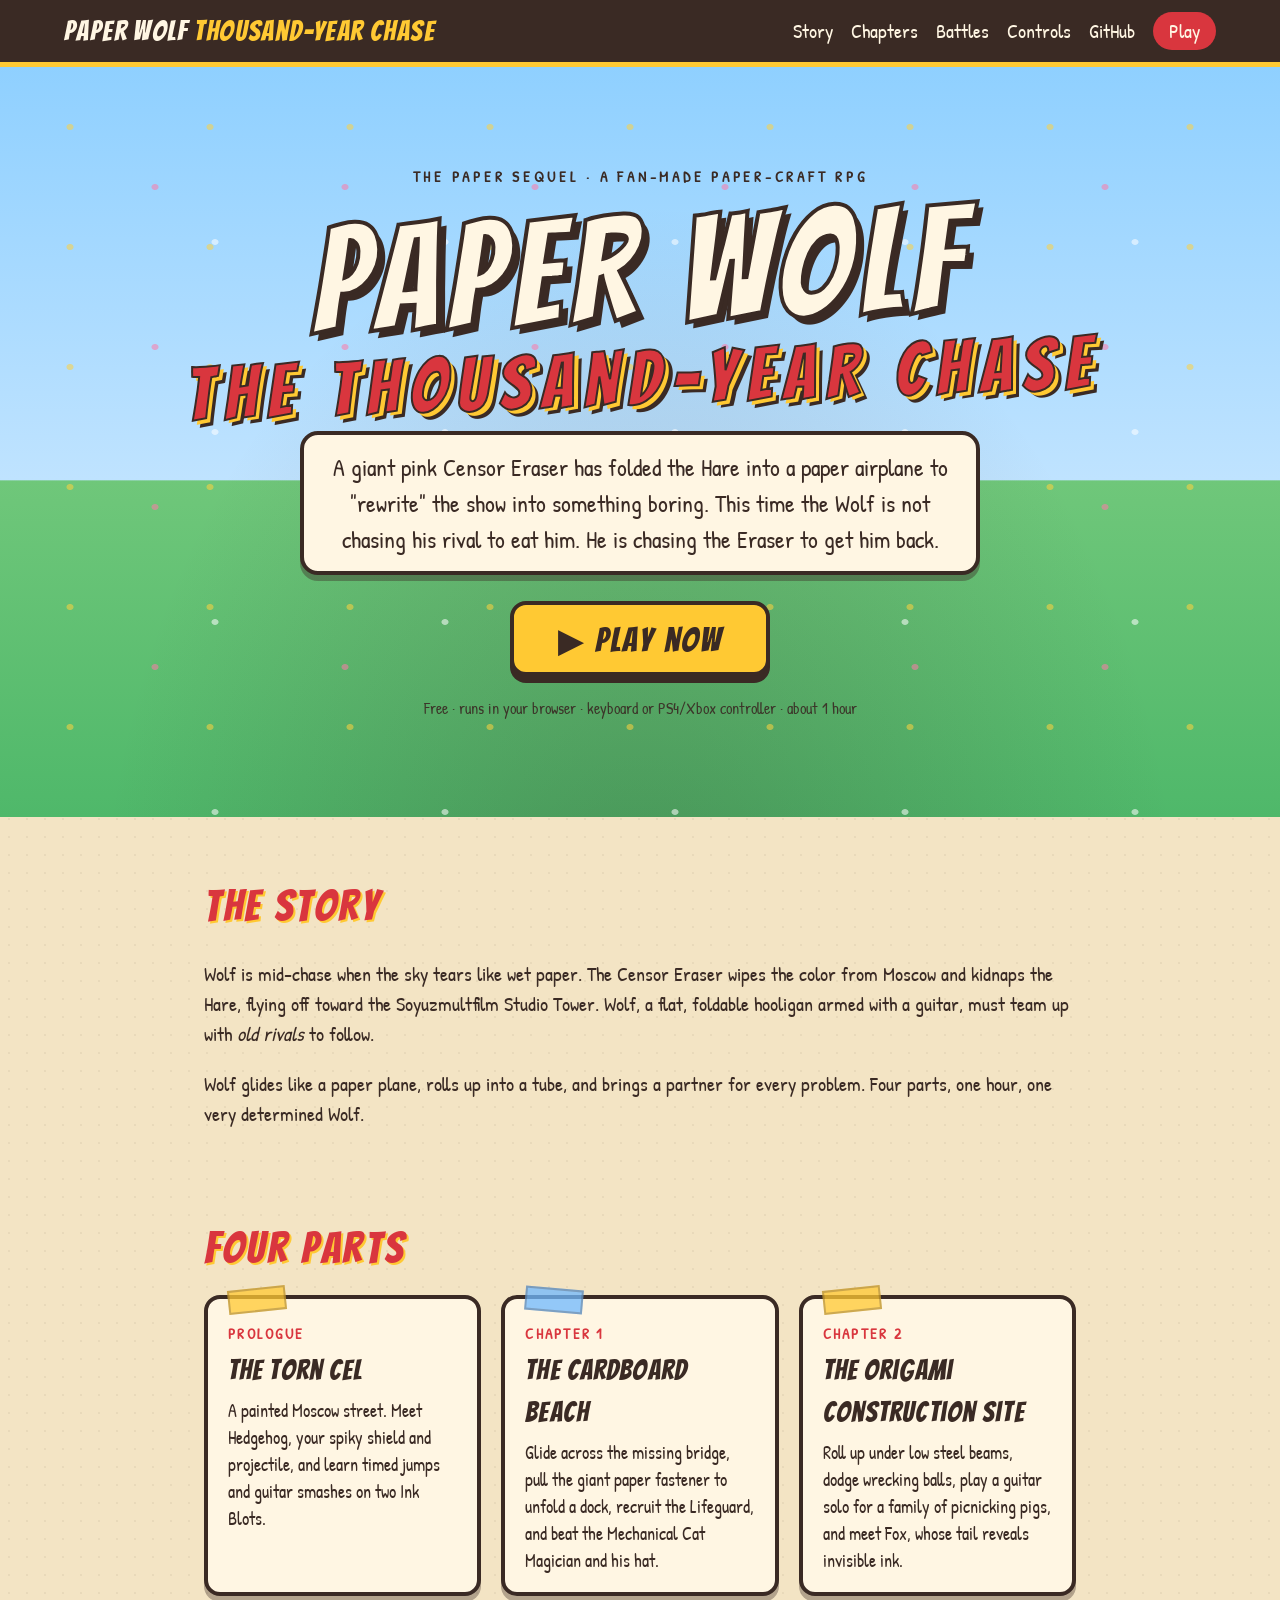
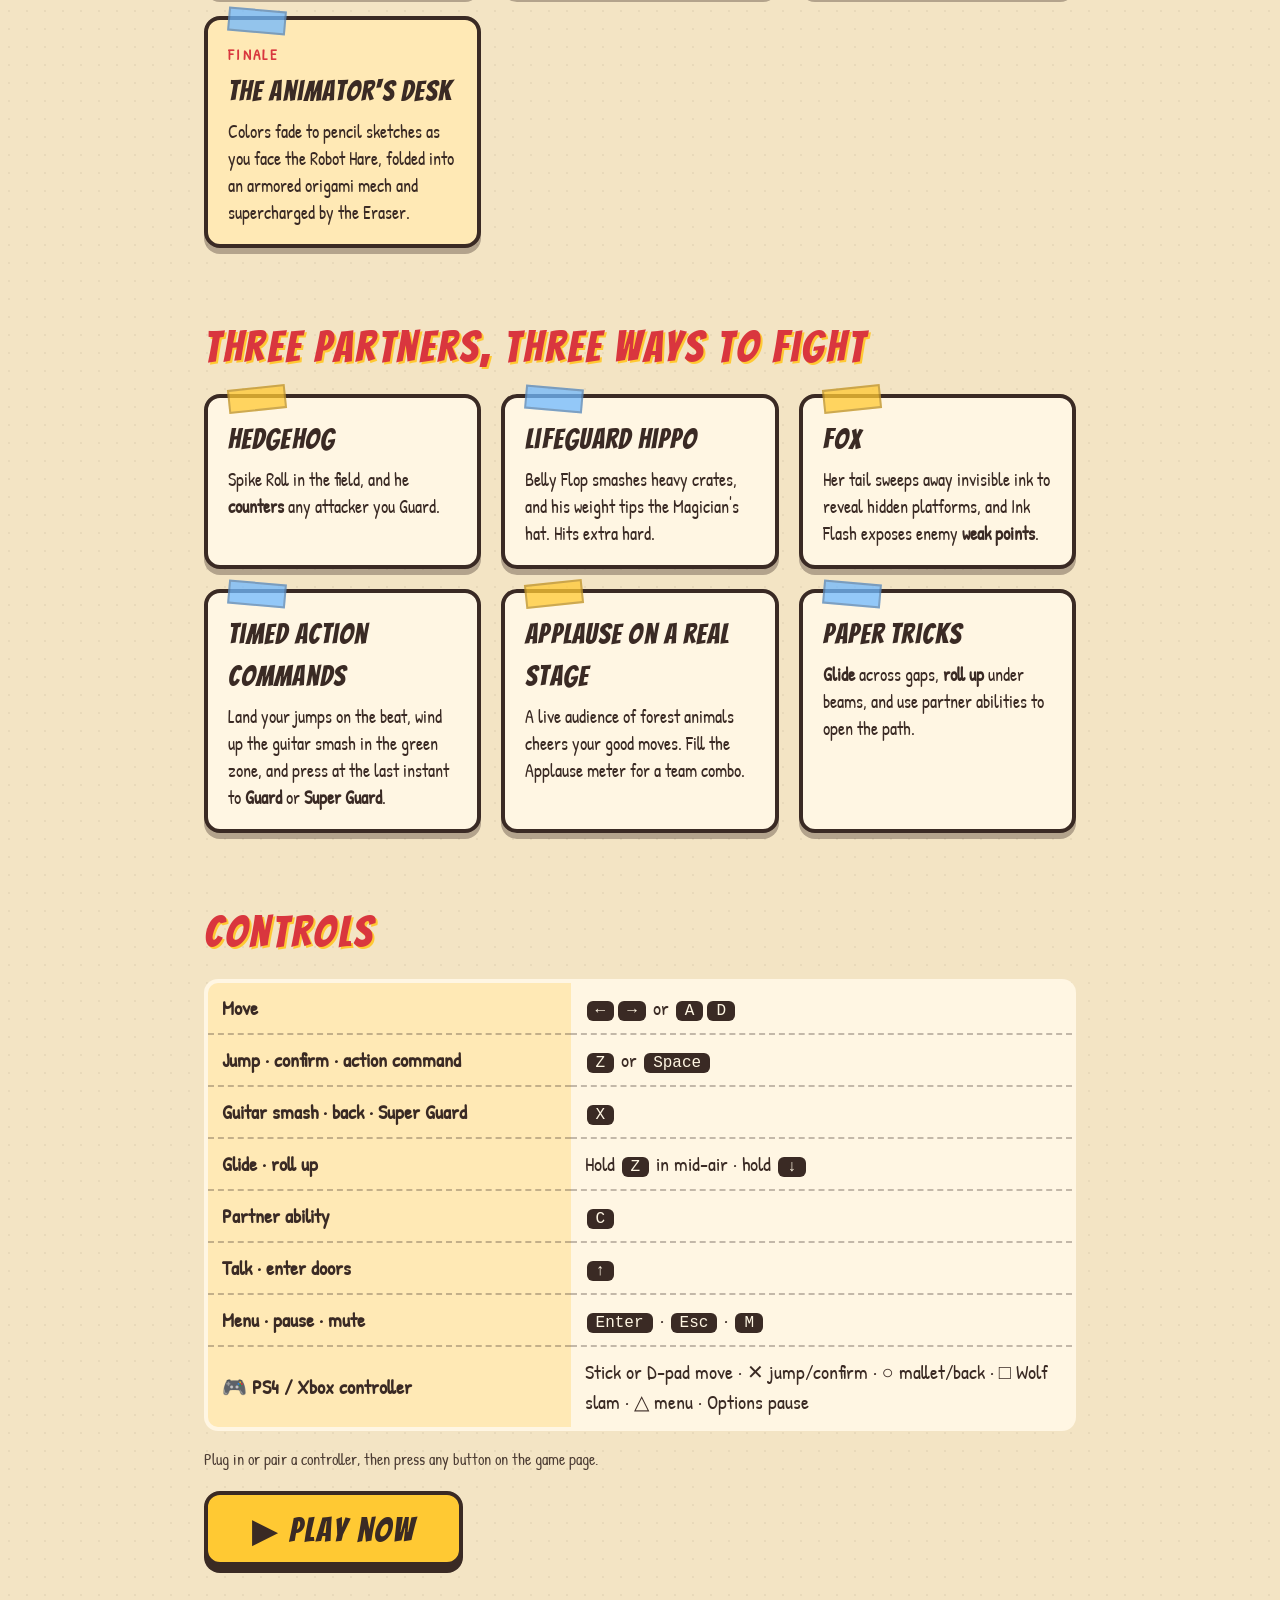
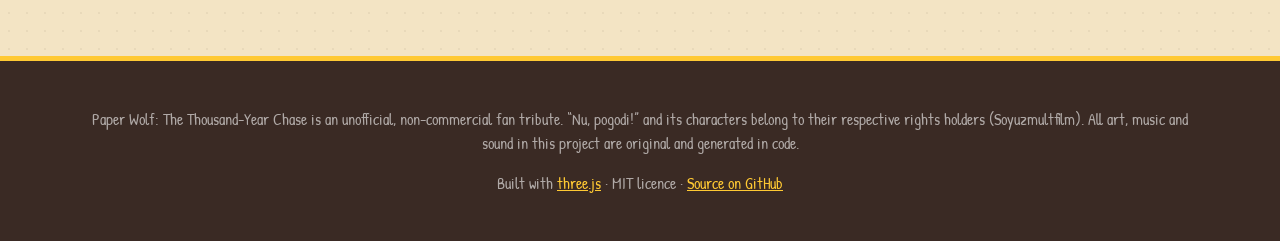
<file: index.html>
<!doctype html>
<html lang="en">
<head>
  <meta charset="utf-8">
  <meta name="viewport" content="width=device-width, initial-scale=1">
  <title>Paper Wolf: The Thousand-Year Chase – a free paper-craft RPG</title>
  <meta name="description" content="Paper Wolf: The Thousand-Year Chase. A free fan-made paper-craft RPG: play the Wolf, team up with Hedgehog, Lifeguard and Fox, and rescue the Hare from the Censor Eraser. About one hour.">
  <meta property="og:title" content="Paper Wolf: The Thousand-Year Chase">
  <meta property="og:description" content="A free paper-craft RPG starring the Hare and the Wolf. Plays in your browser.">
  <meta property="og:type" content="website">
  <link rel="icon" href="favicon.svg" type="image/svg+xml">
  <link rel="preconnect" href="https://fonts.googleapis.com">
  <link href="https://fonts.googleapis.com/css2?family=Bangers&family=Patrick+Hand&display=swap" rel="stylesheet">
  <link rel="stylesheet" href="css/site.css">
</head>
<body>
  <header class="top">
    <a class="brand" href="#top">Paper Wolf <span>Thousand-Year Chase</span></a>
    <nav><a href="#story">Story</a><a href="#chapters">Chapters</a><a href="#battle">Battles</a><a href="#controls">Controls</a>
      <a id="gh-link" href="https://github.com/" rel="noopener">GitHub</a><a class="cta-s" href="play.html">Play</a></nav>
  </header>

  <main id="top">
    <section class="hero">
      <div class="confetti" aria-hidden="true"></div>
      <p class="kicker">The paper sequel · a fan-made paper-craft RPG</p>
      <h1>PAPER WOLF<small>THE THOUSAND-YEAR CHASE</small></h1>
      <p class="lead">A giant pink Censor Eraser has folded the Hare into a paper airplane to "rewrite" the show into something boring. This time the Wolf is not chasing his rival to eat him. He is chasing the Eraser to get him back.</p>
      <p><a class="cta" href="play.html">▶ Play now</a></p>
      <p class="fine">Free · runs in your browser · keyboard or PS4/Xbox controller · about 1 hour</p>
    </section>

    <section id="story" class="wrap">
      <h2>The story</h2>
      <p>Wolf is mid-chase when the sky tears like wet paper. The Censor Eraser wipes the color from Moscow and kidnaps the Hare, flying off toward the Soyuzmultfilm Studio Tower. Wolf, a flat, foldable hooligan armed with a guitar, must team up with <em>old rivals</em> to follow.</p>
      <p>Wolf glides like a paper plane, rolls up into a tube, and brings a partner for every problem. Four parts, one hour, one very determined Wolf.</p>
    </section>

    <section id="chapters" class="wrap">
      <h2>Four parts</h2>
      <div class="grid">
        <article><span>Prologue</span><h3>The Torn Cel</h3><p>A painted Moscow street. Meet Hedgehog, your spiky shield and projectile, and learn timed jumps and guitar smashes on two Ink Blots.</p></article>
        <article><span>Chapter 1</span><h3>The Cardboard Beach</h3><p>Glide across the missing bridge, pull the giant paper fastener to unfold a dock, recruit the Lifeguard, and beat the Mechanical Cat Magician and his hat.</p></article>
        <article><span>Chapter 2</span><h3>The Origami Construction Site</h3><p>Roll up under low steel beams, dodge wrecking balls, play a guitar solo for a family of picnicking pigs, and meet Fox, whose tail reveals invisible ink.</p></article>
        <article class="boss"><span>Finale</span><h3>The Animator's Desk</h3><p>Colors fade to pencil sketches as you face the Robot Hare, folded into an armored origami mech and supercharged by the Eraser.</p></article>
      </div>
    </section>

    <section id="battle" class="wrap">
      <h2>Three partners, three ways to fight</h2>
      <div class="grid">
        <article><h3>Hedgehog</h3><p>Spike Roll in the field, and he <b>counters</b> any attacker you Guard.</p></article>
        <article><h3>Lifeguard Hippo</h3><p>Belly Flop smashes heavy crates, and his weight tips the Magician's hat. Hits extra hard.</p></article>
        <article><h3>Fox</h3><p>Her tail sweeps away invisible ink to reveal hidden platforms, and Ink Flash exposes enemy <b>weak points</b>.</p></article>
        <article><h3>Timed action commands</h3><p>Land your jumps on the beat, wind up the guitar smash in the green zone, and press at the last instant to <b>Guard</b> or <b>Super Guard</b>.</p></article>
        <article><h3>Applause on a real stage</h3><p>A live audience of forest animals cheers your good moves. Fill the Applause meter for a team combo.</p></article>
        <article><h3>Paper tricks</h3><p><b>Glide</b> across gaps, <b>roll up</b> under beams, and use partner abilities to open the path.</p></article>
      </div>
    </section>

    <section id="controls" class="wrap">
      <h2>Controls</h2>
      <table>
        <tr><th>Move</th><td><kbd>←</kbd><kbd>→</kbd> or <kbd>A</kbd><kbd>D</kbd></td></tr>
        <tr><th>Jump · confirm · action command</th><td><kbd>Z</kbd> or <kbd>Space</kbd></td></tr>
        <tr><th>Guitar smash · back · Super Guard</th><td><kbd>X</kbd></td></tr>
        <tr><th>Glide · roll up</th><td>Hold <kbd>Z</kbd> in mid-air · hold <kbd>↓</kbd></td></tr>
        <tr><th>Partner ability</th><td><kbd>C</kbd></td></tr>
        <tr><th>Talk · enter doors</th><td><kbd>↑</kbd></td></tr>
        <tr><th>Menu · pause · mute</th><td><kbd>Enter</kbd> · <kbd>Esc</kbd> · <kbd>M</kbd></td></tr>
        <tr><th>🎮 PS4 / Xbox controller</th><td>Stick or D-pad move · ✕ jump/confirm · ○ mallet/back · □ Wolf slam · △ menu · Options pause</td></tr>
      </table>
      <p class="fine">Plug in or pair a controller, then press any button on the game page.</p>
      <p><a class="cta" href="play.html">▶ Play now</a></p>
    </section>
  </main>

  <footer>
    <p>Paper Wolf: The Thousand-Year Chase is an unofficial, non-commercial fan tribute. “Nu, pogodi!” and its characters belong to their respective rights holders (Soyuzmultfilm). All art, music and sound in this project are original and generated in code.</p>
    <p>Built with <a href="https://threejs.org" rel="noopener">three.js</a> · MIT licence · <a id="gh-link2" href="https://github.com/" rel="noopener">Source on GitHub</a></p>
  </footer>
  <script>
    (function () {
      var h = location.hostname, m = h.match(/^([^.]+)\.github\.io$/); if (!m) return;
      var repo = location.pathname.split('/').filter(Boolean)[0], url = 'https://github.com/' + m[1] + (repo ? '/' + repo : '');
      ['gh-link', 'gh-link2'].forEach(function (id) { var a = document.getElementById(id); if (a) a.href = url; });
    })();
  </script>
</body>
</html>
</file>
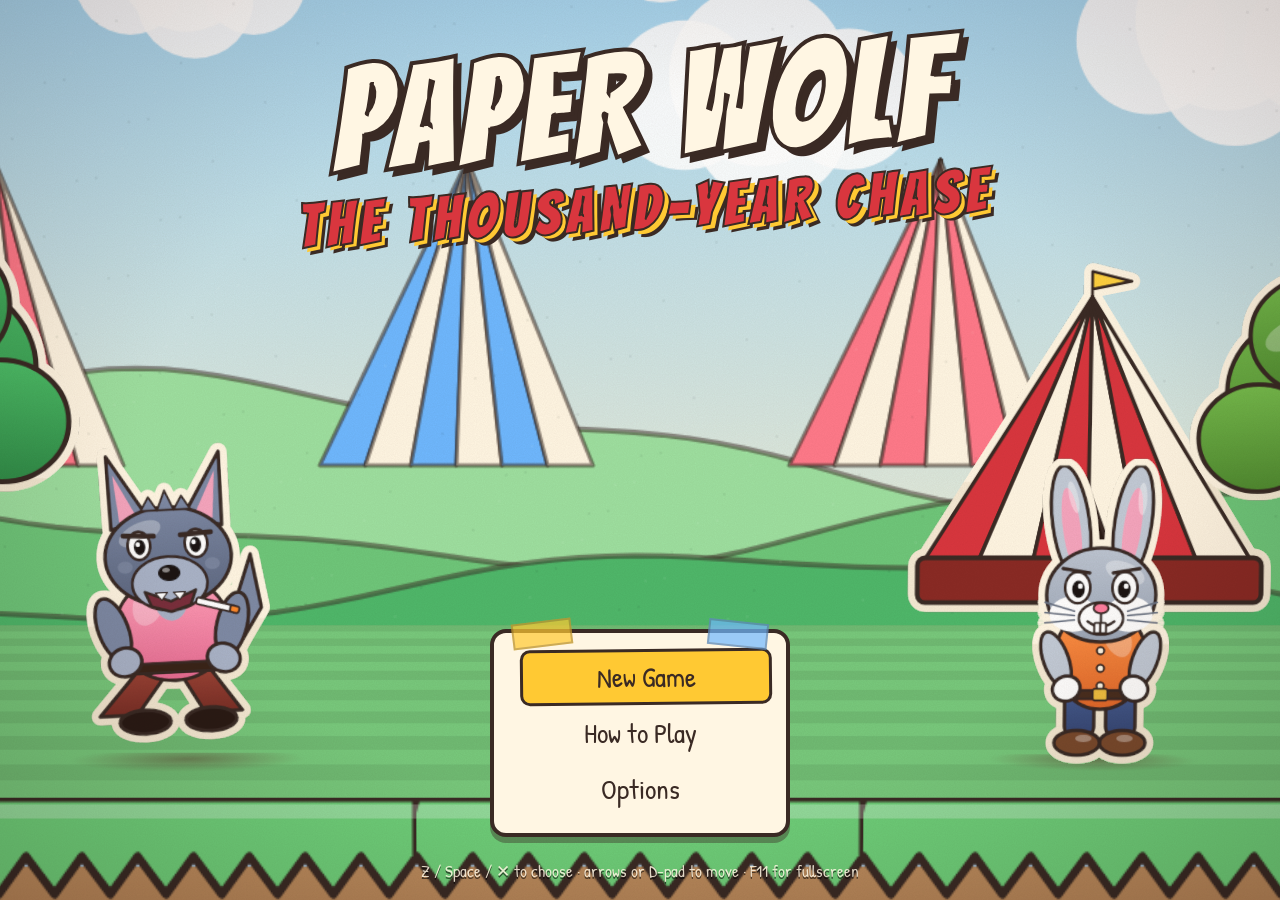
<file: play.html>
<!doctype html>
<html lang="en">
<head>
  <meta charset="utf-8">
  <meta name="viewport" content="width=device-width, initial-scale=1, maximum-scale=1, user-scalable=no">
  <title>Play – Paper Wolf: The Thousand-Year Chase</title>
  <meta name="description" content="Paper Wolf: The Thousand-Year Chase, a free fan-made paper-craft RPG starring the Wolf.">
  <link rel="icon" href="favicon.svg" type="image/svg+xml">
  <link rel="preconnect" href="https://fonts.googleapis.com">
  <link href="https://fonts.googleapis.com/css2?family=Bangers&family=Patrick+Hand&display=swap" rel="stylesheet">
  <link rel="stylesheet" href="css/game.css">
  <script type="importmap">{ "imports": { "three": "./vendor/three.module.js" } }</script>
</head>
<body>
  <canvas id="c"></canvas>
  <div id="grain"></div>
  <div id="hud" class="hidden"></div>
  <div id="banner" class="hidden"></div>
  <div id="toast" class="hidden"></div>
  <div id="prompt" class="hidden"></div>
  <div id="dialog" class="hidden"><div id="d-name"></div><canvas id="d-face" width="132" height="132"></canvas><div id="d-text"></div><div id="d-next">▼</div></div>
  <div id="menu" class="hidden"></div>
  <div id="battle-ui" class="hidden"></div>
  <div id="iris"></div>
  <div id="title" class="hidden"></div>
  <div id="fatal" class="hidden"><div><h2>The game could not start</h2><p id="fatal-msg"></p></div></div>
  <script>
    (function () {
      var box = document.getElementById('fatal'), msg = document.getElementById('fatal-msg');
      function show(t) { msg.innerHTML = t; box.classList.remove('hidden'); }
      if (location.protocol === 'file:') { show('Browsers block game scripts when a page is opened straight from a folder.<br><br><b>Fix:</b> double-click <code>PLAY.bat</code> (it starts a tiny local server), or play online.'); return; }
      addEventListener('unhandledrejection', function (e) { show('Something went wrong: ' + ((e.reason && (e.reason.stack || e.reason.message)) || e.reason) + '<br>Try reloading, or use Chrome, Edge or Firefox.'); });
      addEventListener('error', function (e) { show('Something went wrong: ' + (e.message || 'script error') + '<br>Try Chrome, Edge or Firefox with WebGL enabled.'); });
      setTimeout(function () { if (!window.__pq) show('The game is taking too long to load. Check your connection and reload.'); }, 9000);
    })();
  </script>
  <script type="module" src="js/main.js"></script>
</body>
</html>
</file>
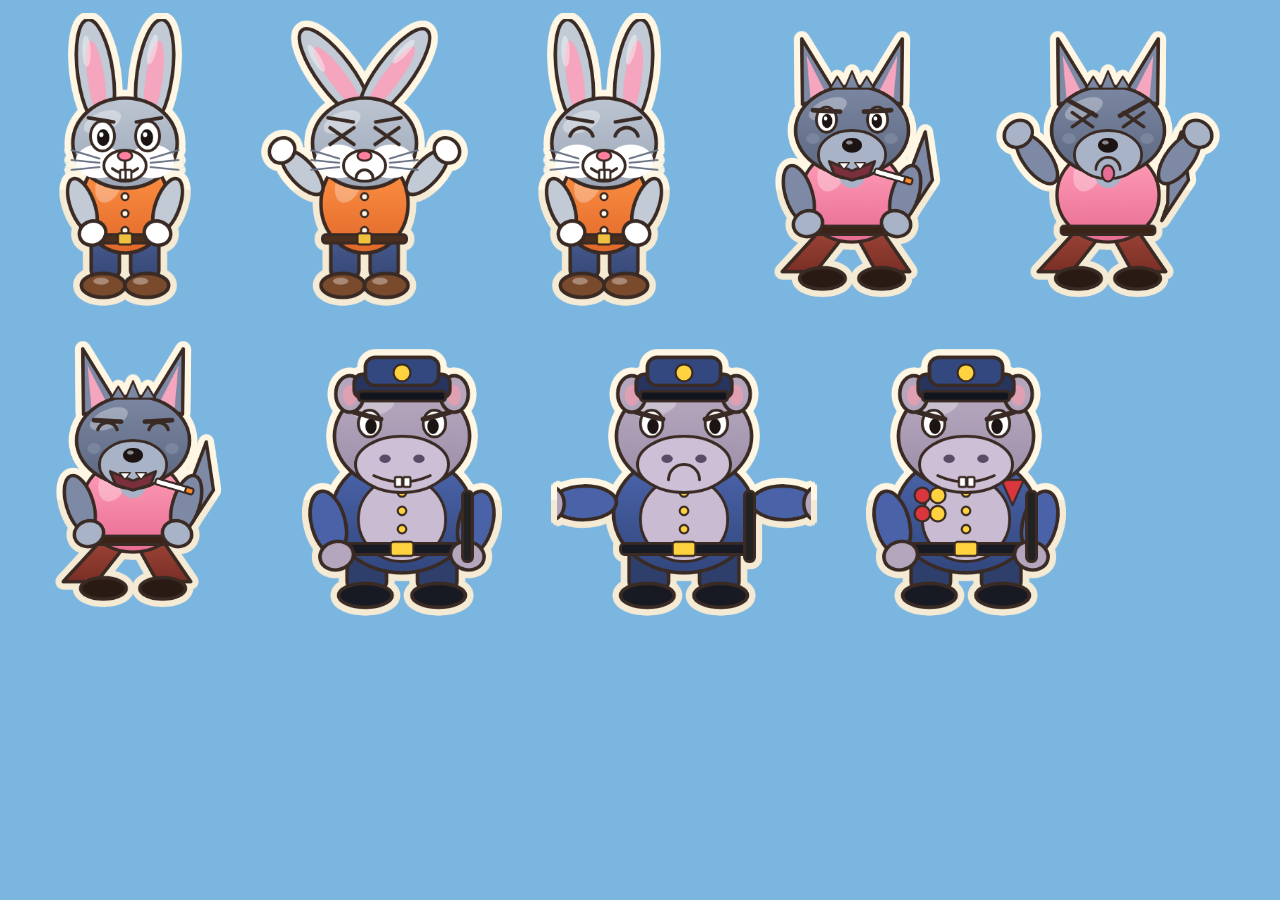
<file: tests/art.html>
<!doctype html><meta charset="utf-8"><title>art</title>
<style>body{margin:0;background:#7bb6e0;font:12px sans-serif;display:flex;flex-wrap:wrap;gap:10px;padding:10px;align-items:flex-end}canvas{height:var(--h,230px);width:auto;background:transparent}</style>
<script type="module">
import * as A from '../js/art.js';
const g = new URLSearchParams(location.search).get('g') || '1';
const sets = {
  1: [A.drawHare(), A.drawHare('hurt'), A.drawHare('happy'), A.drawWolf(), A.drawWolf('hurt'), A.drawWolf('happy'), A.drawHippo(), A.drawHippo('hurt'), A.drawHippo('normal', true)],
  2: [A.drawPigeon(), A.drawPigeon('normal', 1), A.drawBee(), A.drawBee('normal', 1), A.drawMushroom(), A.drawMushroom('hurt'), A.drawRobotHare(), A.drawRobotHare('hurt'), A.drawOwl(), A.drawMole()],
  3: [A.drawBear(), A.drawBear('hurt'), A.drawWitch(), A.drawWitch('hurt'), A.drawMegaRobot(), A.drawMegaRobot('hurt')],
  4: [A.drawCoin(), A.drawCarrot(), A.drawBlock('q'), A.drawBlock('brick'), A.drawBlock('crack'), A.drawBlock('save'), A.drawBlock('used'), A.drawHeart(), A.drawTree(0), A.drawTree(2), A.drawBush(), A.drawHouse(), A.drawTent(), A.drawFerris(), A.drawFence(), A.drawSign('Hi'), A.drawDoor(), A.drawWell(), A.drawMushroomProp(), A.drawBalloonProp(), A.drawAudience(0), A.drawAudience(1), A.drawAudience(2), A.drawAudience(3)],
  5: ['park', 'forest', 'circus', 'dacha', 'library'].map((k) => A.drawBackdrop(k)),
};
document.documentElement.style.setProperty('--h', g === '3' ? '340px' : g === '4' ? '190px' : g === '5' ? '230px' : '300px');
(sets[g] || []).forEach((c) => { if (g === '5') c.style.height = '240px'; document.body.append(c); });
</script>
</file>
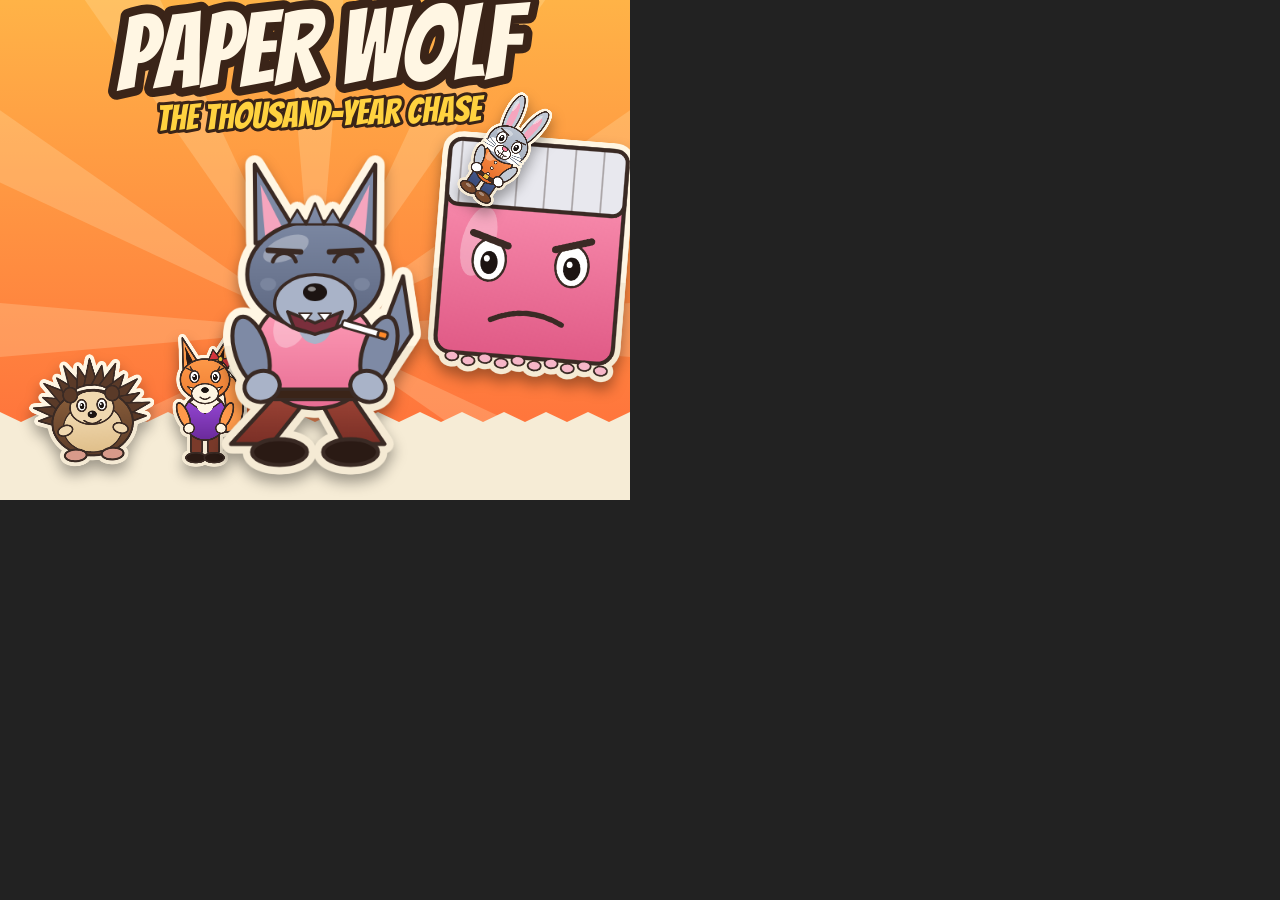
<file: tests/cover.html>
<!doctype html><meta charset=utf-8>
<link href="https://fonts.googleapis.com/css2?family=Bangers&display=swap" rel="stylesheet">
<style>html,body{margin:0;background:#222}canvas{display:block}</style>
<canvas id=c width=630 height=500></canvas>
<script type=module>
import * as A from '../js/art.js';
await document.fonts.load('80px Bangers'); await new Promise(r=>setTimeout(r,300));
const c=document.getElementById('c'),g=c.getContext('2d');
// warm sunburst background
const bg=g.createLinearGradient(0,0,0,500); bg.addColorStop(0,'#ffb347'); bg.addColorStop(1,'#ff6a3a'); g.fillStyle=bg; g.fillRect(0,0,630,500);
g.save(); g.translate(315,330); for(let i=0;i<24;i++){g.rotate(Math.PI/12); g.fillStyle=i%2?'rgba(255,240,200,.22)':'rgba(255,240,200,0)'; g.beginPath(); g.moveTo(0,0); g.lineTo(700,-60); g.lineTo(700,60); g.fill();} g.restore();
// torn-paper desk strip
g.fillStyle='#f6ecd6'; g.beginPath(); g.moveTo(0,420); for(let x=0;x<=630;x+=21) g.lineTo(x,412+((x/21)%2?10:0)); g.lineTo(630,500); g.lineTo(0,500); g.fill();
const put=(cv,x,y,h,rot=0,flip=false)=>{const s=h/cv.height; g.save(); g.translate(x,y); g.rotate(rot); if(flip) g.scale(-1,1); g.shadowColor='rgba(0,0,0,.35)'; g.shadowBlur=14; g.shadowOffsetY=8; g.drawImage(cv,-cv.width*s/2,-cv.height*s,cv.width*s,h); g.restore();};
put(A.drawEraser(),520,395,300,0.08);
put(A.drawHedgehog(),95,470,120,-0.05);
put(A.drawFox(),205,470,150);
put(A.drawLifeguard(),570,480,0);
put(A.drawWolf('happy'),315,490,360);
put(A.drawHare(),470,200,120,0.6,false);
// title
g.textAlign='center'; g.lineJoin='round';
const t=(s,y,sz,fill)=>{g.font=`${sz}px Bangers`; g.lineWidth=sz/6; g.strokeStyle='#3a2418'; g.strokeText(s,315,y); g.fillStyle=fill; g.fillText(s,315,y);};
g.save(); g.rotate(-0.03); g.translate(0,6); t('PAPER WOLF',88,104,'#fff6e3'); t('THE THOUSAND-YEAR CHASE',130,36,'#ffd23f'); g.restore();
document.title='done';
</script>
</file>
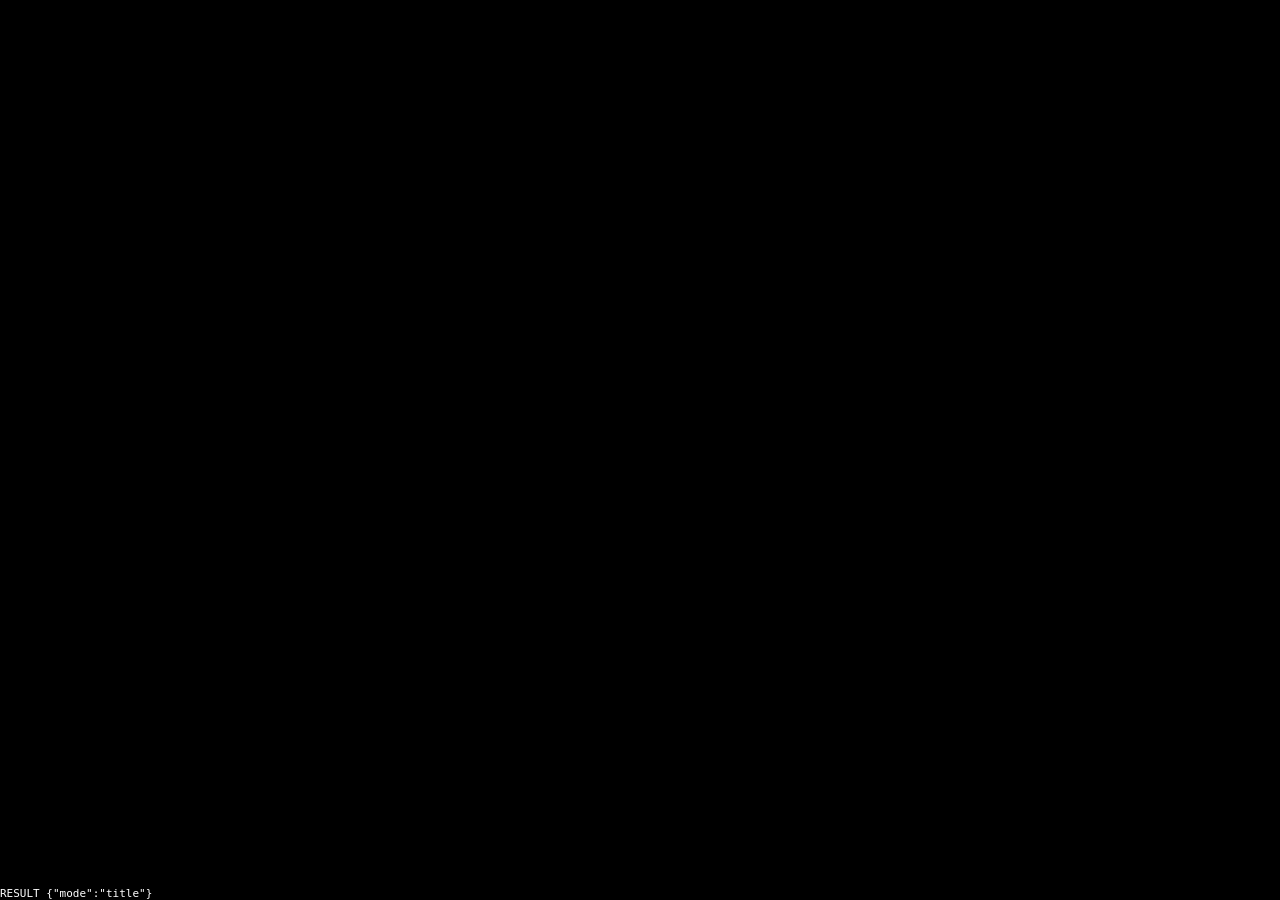
<file: tests/driver.html>
<!doctype html>
<html lang="en">
<head>
  <meta charset="utf-8">
  <meta name="viewport" content="width=device-width, initial-scale=1, maximum-scale=1, user-scalable=no">
  <title>Play – Nu, Pogodi! Paper Quest</title>
  <meta name="description" content="Nu, Pogodi! Paper Quest: a free fan-made paper-craft RPG with timed battles, starring the Hare and the Wolf.">
  <link rel="icon" href="../favicon.svg" type="image/svg+xml">
  <link rel="preconnect" href="https://fonts.googleapis.com">
  <link href="https://fonts.googleapis.com/css2?family=Bangers&family=Patrick+Hand&display=swap" rel="stylesheet">
  <link rel="stylesheet" href="../css/game.css">
  <script type="importmap">{ "imports": { "three": "../vendor/three.module.js" } }</script>
</head>
<body>
  <canvas id="c"></canvas>
  <div id="grain"></div>
  <div id="hud" class="hidden"></div>
  <div id="banner" class="hidden"></div>
  <div id="toast" class="hidden"></div>
  <div id="prompt" class="hidden"></div>
  <div id="dialog" class="hidden"><div id="d-name"></div><canvas id="d-face" width="132" height="132"></canvas><div id="d-text"></div><div id="d-next">▼</div></div>
  <div id="menu" class="hidden"></div>
  <div id="battle-ui" class="hidden"></div>
  <div id="iris"></div>
  <div id="title" class="hidden"></div>
  <div id="fatal" class="hidden"><div><h2>The game could not start</h2><p id="fatal-msg"></p></div></div>
  <script>
    (function () {
      var box = document.getElementById('fatal'), msg = document.getElementById('fatal-msg');
      function show(t) { msg.innerHTML = t; box.classList.remove('hidden'); }
      if (location.protocol === 'file:') { show('Browsers block game scripts when a page is opened straight from a folder.<br><br><b>Fix:</b> double-click <code>PLAY.bat</code> (it starts a tiny local server), or play online.'); return; }
      addEventListener('unhandledrejection', function (e) { show('Something went wrong: ' + ((e.reason && (e.reason.stack || e.reason.message)) || e.reason) + '<br>Try reloading, or use Chrome, Edge or Firefox.'); });
      addEventListener('error', function (e) { show('Something went wrong: ' + (e.message || 'script error') + '<br>Try Chrome, Edge or Firefox with WebGL enabled.'); });
      setTimeout(function () { if (!window.__pq) show('The game is taking too long to load. Check your connection and reload.'); }, 9000);
    })();
  </script>
  <script type="module">
  const q = new URLSearchParams(location.search); q.set('manual', '1');
  history.replaceState(null, '', '?' + q.toString());
  await import('../js/main.js');
  const name = q.get('s') || 'title';
  const pq = window.__pq; const out = document.createElement('pre'); out.id = 'result'; out.style.cssText = 'position:fixed;left:0;bottom:0;z-index:99;color:#fff;background:#0008;margin:0;font-size:11px;max-width:60vw;white-space:pre-wrap'; document.body.append(out);
  try { const m = await import('./scripts/' + name + '.js'); const r = await m.default(pq, q); out.textContent = 'RESULT ' + (r === undefined ? 'ok' : JSON.stringify(r)); }
  catch (e) { out.textContent = 'RESULT ERR ' + (e.stack || e); }
  document.title = 'DONE';
</script>
</body>
</html>
</file>
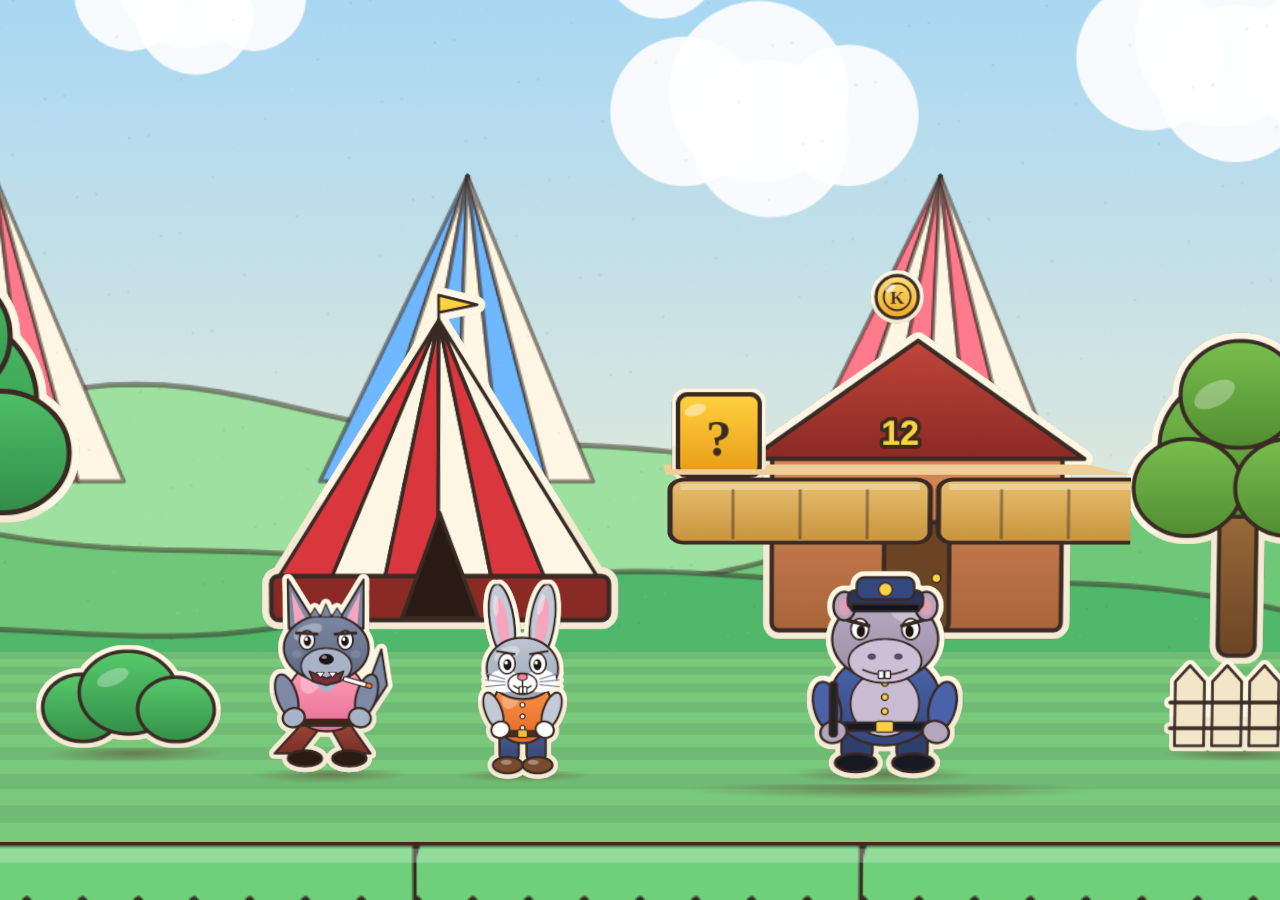
<file: tests/scene.html>
<!doctype html><meta charset="utf-8"><title>scene</title>
<style>html,body{margin:0;height:100%;background:#222}canvas{width:100vw;height:100vh;display:block}</style>
<canvas id="c"></canvas>
<script type="importmap">{ "imports": { "three": "../vendor/three.module.js" } }</script>
<pre id="err" style="position:fixed;top:0;left:0;color:#fff;z-index:9"></pre>
<script>addEventListener('error',e=>{document.getElementById('err').textContent+=e.message+'
'});addEventListener('unhandledrejection',e=>{document.getElementById('err').textContent+=String(e.reason)+'
'})</script>
<script type="module">
import { Stage, PaperSprite, THREE, THEMES, addGround, addPlatform, textSprite } from '../js/paper.js';
import * as A from '../js/art.js';
const q = new URLSearchParams(location.search); const kind = q.get('k') || 'park';
const st = new Stage(document.getElementById('c')); st.newScene(0xbfe3ff); const th = THEMES[kind];
st.addBackdrop(kind);
addGround(st.scene, -30, 30, th);
const place = (key, make, h, x, z = 0, opts) => { const s = new PaperSprite(key, make, h, opts); s.root.position.set(x, 0, z); st.scene.add(s.root); return s; };
// midground props
place('tree0', () => A.drawTree(0), 6, -9, -5, { shadow: false }); place('tree1', () => A.drawTree(1), 5, 8, -6, { shadow: false });
place('house', () => A.drawHouse(), 5, 4, -8, { shadow: false }); place('tent', () => A.drawTent(), 5.5, -3, -9, { shadow: false });
place('bush', () => A.drawBush(), 1.4, -5.5, -1); place('fence', () => A.drawFence(), 1.2, 6.5, -1);
addPlatform(st.scene, 2.5, 3.2, 4.5, th);
const hare = place('hare', () => A.drawHare(), 2.1, -1.2); const wolf = place('wolf', () => A.drawWolf(), 2.3, -3.2);
const hip = place('hippo', () => A.drawHippo(), 2.4, 2.5); hip.face(-1); hip.flip = Math.PI; hip.body.rotation.y = Math.PI;
const blk = place('bq', () => A.drawBlock('q'), 1.1, 0.8); blk.root.position.y = 3.0;
const coin = place('coin', () => A.drawCoin(), 0.7, 2.6); coin.root.position.y = 4.6;
const t = textSprite('12', { color: '#ffd23f' }); t.position.set(2.5, 3.6, 1); st.scene.add(t);
st.camX = 0; const loop = () => { st.update(0.016); for (const s of [hare, wolf, hip]) s.update(0.016); st.render(); requestAnimationFrame(loop); }; loop();
</script>
</file>
<file: css/site.css>
:root { --ink:#3a2a24; --paper:#fff6e3; --paper2:#f3e4c4; --red:#d9363e; --gold:#ffc933; --blue:#4a7ac2; }
* { box-sizing: border-box; }
html { scroll-behavior: smooth; }
body { margin: 0; background: var(--paper2); color: var(--ink); font-family: "Patrick Hand", "Comic Sans MS", "Chalkboard SE", cursive, sans-serif; font-size: 20px; line-height: 1.5;
  background-image: radial-gradient(rgba(58,42,36,.06) 1px, transparent 1px); background-size: 18px 18px; }
a { color: var(--red); }
.top { position: sticky; top: 0; z-index: 5; display: flex; align-items: center; justify-content: space-between; gap: 12px; padding: 10px 5vw; background: var(--ink); color: var(--paper); border-bottom: 5px solid var(--gold); }
.top a { color: var(--paper); text-decoration: none; }
.brand { font-family: "Bangers", Impact, sans-serif; font-size: 28px; letter-spacing: .05em; } .brand span { color: var(--gold); }
.top nav { display: flex; gap: 18px; align-items: center; flex-wrap: wrap; } .top nav a:hover { color: var(--gold); }
.cta-s { background: var(--red); padding: 4px 16px; border-radius: 999px; }

.hero { position: relative; overflow: hidden; text-align: center; padding: 11vh 6vw 9vh; color: #fff;
  background: linear-gradient(#8fd0ff 0%, #bfe3ff 55%, #6fc77a 55.2%, #4fb86a 100%); }
.hero::before { content: ""; position: absolute; inset: 0; background: radial-gradient(ellipse at 50% 120%, rgba(58,42,36,.25), transparent 60%); }
.hero > * { position: relative; }
.confetti { position: absolute !important; inset: 0; background-image: radial-gradient(#ffd23f 3px, transparent 4px), radial-gradient(#ff7aa8 3px, transparent 4px), radial-gradient(#fff 3px, transparent 4px); background-size: 140px 120px, 190px 160px, 230px 190px; background-position: 0 0, 60px 40px, 100px 80px; opacity: .55; animation: drift 30s linear infinite; }
@keyframes drift { to { background-position: 0 600px, 60px 640px, 100px 680px; } }
.kicker { text-transform: uppercase; letter-spacing: .25em; font-size: 15px; font-weight: 700; color: var(--ink); margin: 0; }
h1 { font-family: "Bangers", Impact, sans-serif; font-weight: 400; font-size: clamp(60px, 13vw, 150px); line-height: .9; margin: 14px 0 18px; color: var(--paper); -webkit-text-stroke: 4px var(--ink); text-shadow: 6px 7px 0 var(--ink); letter-spacing: .05em; transform: rotate(-2deg); }
h1 small { display: block; font-size: .5em; color: var(--red); letter-spacing: .14em; margin-top: 8px; text-shadow: 4px 4px 0 var(--gold), 7px 7px 0 var(--ink); -webkit-text-stroke: 2px var(--ink); }
.lead { max-width: 680px; margin: 0 auto 26px; font-size: 24px; color: var(--ink); background: var(--paper); border: 4px solid var(--ink); border-radius: 18px; padding: 14px 22px; box-shadow: 0 6px 0 rgba(58,42,36,.4); }
.cta { display: inline-block; background: var(--gold); color: var(--ink); text-decoration: none; font-family: "Bangers", Impact, sans-serif; letter-spacing: .06em; font-size: 34px; padding: 10px 44px 6px; border-radius: 16px; border: 4px solid var(--ink); box-shadow: 0 7px 0 var(--ink); transition: transform .1s, box-shadow .1s; }
.cta:hover { transform: translateY(4px); box-shadow: 0 3px 0 var(--ink); }
.fine { font-size: 16px; opacity: .9; color: var(--ink); }

.wrap { max-width: 1000px; margin: 0 auto; padding: 56px 5vw 10px; }
h2 { font-family: "Bangers", Impact, sans-serif; font-weight: 400; font-size: 44px; letter-spacing: .06em; margin: 0 0 14px; color: var(--red); text-shadow: 2px 2px 0 var(--gold); }
.grid { display: grid; grid-template-columns: repeat(auto-fill, minmax(270px, 1fr)); gap: 20px; }
article { position: relative; background: var(--paper); border: 4px solid var(--ink); border-radius: 16px; padding: 18px 20px; box-shadow: 0 6px 0 rgba(58,42,36,.35); }
article::before { content: ""; position: absolute; top: -11px; left: 20px; width: 54px; height: 20px; background: rgba(255,201,51,.75); border: 2px solid rgba(58,42,36,.25); transform: rotate(-6deg); }
article:nth-child(even)::before { background: rgba(111,184,255,.75); transform: rotate(5deg); }
article span { font-size: 15px; font-weight: 700; letter-spacing: .15em; text-transform: uppercase; color: var(--red); }
article h3 { margin: 2px 0 6px; font-family: "Bangers", Impact, sans-serif; font-weight: 400; font-size: 28px; letter-spacing: .04em; }
article p { margin: 0; font-size: 18px; }
article.boss { background: #ffe9b5; }
table { border-collapse: collapse; width: 100%; background: var(--paper); border: 4px solid var(--ink); border-radius: 14px; overflow: hidden; }
th, td { padding: 10px 14px; text-align: left; border-bottom: 2px dashed rgba(58,42,36,.3); } th { width: 42%; background: #ffe9b5; }
kbd { background: var(--ink); color: var(--paper); border-radius: 6px; padding: 1px 9px; margin: 0 2px; font-size: 16px; }
footer { margin-top: 60px; padding: 30px 6vw; background: var(--ink); color: #fff9; font-size: 16px; text-align: center; border-top: 5px solid var(--gold); } footer a { color: var(--gold); }
@media (prefers-reduced-motion: reduce) { .confetti { animation: none; } html { scroll-behavior: auto; } }
</file>
<file: css/game.css>
:root { --ink:#3a2a24; --paper:#fff6e3; --paper2:#f3e4c4; --red:#d9363e; --gold:#ffc933; --blue:#4a7ac2; --green:#4fb86a; }
* { box-sizing: border-box; }
html, body { margin: 0; height: 100%; overflow: hidden; background: #1a1020; color: var(--ink); font-family: "Patrick Hand", "Comic Sans MS", "Chalkboard SE", "Segoe Print", cursive, sans-serif; user-select: none; -webkit-user-select: none; touch-action: none; }
#c { position: fixed; inset: 0; width: 100%; height: 100%; display: block; }
.hidden { display: none !important; }
.display { font-family: "Bangers", Impact, "Arial Black", sans-serif; letter-spacing: .04em; }

/* paper grain + vignette over everything */
#grain { position: fixed; inset: 0; pointer-events: none; z-index: 2; opacity: .5; mix-blend-mode: multiply;
  background: radial-gradient(ellipse at center, transparent 55%, rgba(60,30,20,.38) 100%),
  url("data:image/svg+xml;utf8,<svg xmlns='http://www.w3.org/2000/svg' width='160' height='160'><filter id='n'><feTurbulence type='fractalNoise' baseFrequency='.9' numOctaves='2' stitchTiles='stitch'/><feColorMatrix values='0 0 0 0 .35  0 0 0 0 .25  0 0 0 0 .18  0 0 0 .22 0'/></filter><rect width='100%' height='100%' filter='url(%23n)'/></svg>"); }

/* paper card look */
.card { background: var(--paper); border: 4px solid var(--ink); border-radius: 16px; box-shadow: 0 6px 0 rgba(58,42,36,.4); position: relative; }
.card::before, .card::after { content: ""; position: absolute; top: -12px; width: 56px; height: 22px; background: rgba(255,201,51,.7); border: 2px solid rgba(58,42,36,.25); transform: rotate(-7deg); }
.card::before { left: 18px; } .card::after { right: 18px; transform: rotate(6deg); background: rgba(111,184,255,.7); }
.card.notape::before, .card.notape::after { display: none; }

/* HUD */
#hud { position: fixed; left: 14px; top: 12px; z-index: 5; display: flex; gap: 10px; pointer-events: none; align-items: flex-start; }
.pcard { padding: 8px 12px 8px 10px; min-width: 150px; display: flex; gap: 8px; align-items: center; }
.pcard canvas { width: 46px; height: 46px; border-radius: 50%; background: #cfe8ff; border: 3px solid var(--ink); object-fit: cover; object-position: top; }
.pcard .nm { font-family: "Bangers"; letter-spacing: .05em; font-size: 18px; line-height: 1; }
.pcard .row { font-size: 17px; line-height: 1.15; white-space: nowrap; }
.pcard.ko { filter: grayscale(1); opacity: .7; }
.bar { height: 8px; border-radius: 6px; background: #d8c8a8; border: 2px solid var(--ink); overflow: hidden; margin: 2px 0 3px; }
.bar i { display: block; height: 100%; background: linear-gradient(#ff8a8a, #d9363e); transition: width .25s; }
.bar.fp i { background: linear-gradient(#9ad0ff, #4a7ac2); }
#hudr { position: fixed; right: 14px; top: 12px; z-index: 5; display: flex; gap: 10px; pointer-events: none; }
.chip { padding: 6px 14px; font-size: 20px; display: flex; align-items: center; gap: 6px; }
.chip b { font-family: "Bangers"; letter-spacing: .05em; font-size: 22px; }

/* banner / toast / prompt */
#banner { position: fixed; left: 0; right: 0; top: 30%; z-index: 20; text-align: center; pointer-events: none; }
#banner .b { display: inline-block; padding: 14px 54px 12px; transform: rotate(-2deg); animation: pop .5s cubic-bezier(.2,1.6,.4,1) both; }
#banner h1 { margin: 0; font-family: "Bangers"; font-size: clamp(40px, 7vw, 84px); letter-spacing: .06em; line-height: 1; color: var(--red); text-shadow: 3px 3px 0 var(--gold), 6px 6px 0 var(--ink); }
#banner p { margin: 4px 0 0; font-size: clamp(18px, 2.4vw, 28px); }
#toast { position: fixed; left: 50%; bottom: 150px; transform: translateX(-50%); z-index: 20; padding: 8px 22px; font-size: 22px; pointer-events: none; animation: rise .25s ease-out both; white-space: nowrap; }
#prompt { position: fixed; z-index: 6; padding: 4px 12px; font-size: 20px; pointer-events: none; transform: translate(-50%, -100%); animation: bob 1s ease-in-out infinite; }
@keyframes pop { from { transform: rotate(-2deg) scale(.2); opacity: 0; } to { transform: rotate(-2deg) scale(1); opacity: 1; } }
@keyframes rise { from { opacity: 0; margin-bottom: -14px; } to { opacity: 1; margin-bottom: 0; } }
@keyframes bob { 50% { margin-top: -6px; } }

/* dialogue */
#dialog { position: fixed; left: 50%; bottom: 22px; transform: translateX(-50%); width: min(900px, 94vw); min-height: 150px; z-index: 15; padding: 18px 28px 16px 170px; background: var(--paper); border: 4px solid var(--ink); border-radius: 18px; box-shadow: 0 8px 0 rgba(58,42,36,.4); }
#d-face { position: absolute; left: 20px; top: -34px; width: 132px; height: 132px; border-radius: 50%; border: 4px solid var(--ink); background: #cfe8ff; box-shadow: 0 5px 0 rgba(58,42,36,.4); }
#d-name { position: absolute; left: 24px; bottom: 100%; margin-bottom: -2px; transform: translateY(-4px); padding: 4px 22px; background: var(--gold); border: 4px solid var(--ink); border-radius: 12px 12px 0 0; font-family: "Bangers"; letter-spacing: .06em; font-size: 24px; }
#d-name:empty { display: none; }
#d-text { font-size: clamp(20px, 2.4vw, 27px); line-height: 1.3; min-height: 3.9em; white-space: pre-wrap; }
#d-text em { color: var(--red); font-style: normal; }
#d-next { position: absolute; right: 24px; bottom: 10px; font-size: 22px; color: var(--red); animation: bob .8s ease-in-out infinite; }
#dialog.noface { padding-left: 28px; } #dialog.noface #d-face { display: none; }

/* menus */
#menu { position: fixed; inset: 0; z-index: 14; display: flex; align-items: center; justify-content: center; background: rgba(30,16,16,.35); }
#menu .m { min-width: min(430px, 90vw); max-height: 84vh; padding: 20px 22px 18px; overflow: auto; }
#menu.side { justify-content: flex-start; padding-left: 40px; } #menu.bottom { align-items: flex-end; padding-bottom: 24px; background: transparent; justify-content: flex-start; padding-left: 28px; }
#menu h3 { margin: 0 0 10px; font-family: "Bangers"; letter-spacing: .06em; font-size: 32px; color: var(--red); text-shadow: 2px 2px 0 var(--gold); }
.mi { display: flex; justify-content: space-between; gap: 18px; padding: 6px 14px; border-radius: 10px; font-size: 24px; border: 3px solid transparent; cursor: pointer; }
.mi.sel { background: var(--gold); border-color: var(--ink); transform: translateX(6px) rotate(-.6deg); }
.mi.dis { opacity: .4; }
.mi small { font-size: 18px; opacity: .8; }
#menu .desc { margin-top: 10px; padding-top: 8px; border-top: 3px dashed rgba(58,42,36,.4); font-size: 20px; min-height: 2.6em; }

/* battle ui */
#battle-ui { position: fixed; inset: 0; z-index: 8; pointer-events: none; }
#battle-ui .ap { position: absolute; bottom: 14px; left: 50%; transform: translateX(-50%); padding: 8px 26px; font-size: 22px; }
.meter { position: fixed; right: 18px; top: 74px; width: 210px; padding: 8px 12px; z-index: 9; }
.meter .nm { font-family: "Bangers"; letter-spacing: .05em; font-size: 18px; }
.meter .bar i { background: linear-gradient(#ffe27a, #f0a820); }
.meter.full { animation: pulse .6s ease-in-out infinite alternate; }
@keyframes pulse { to { transform: scale(1.06) rotate(1deg); } }
.cmd { position: fixed; transform: translate(-50%, -50%); z-index: 12; pointer-events: none; text-align: center; }
.cmd .t { font-family: "Bangers"; font-size: 40px; letter-spacing: .05em; color: var(--gold); -webkit-text-stroke: 2px var(--ink); text-shadow: 3px 3px 0 var(--ink); }
.ring { position: relative; width: 120px; height: 120px; margin: 0 auto; }
.ring .out, .ring .in { position: absolute; border-radius: 50%; left: 50%; top: 50%; transform: translate(-50%, -50%); }
.ring .out { width: 120px; height: 120px; border: 6px solid #fff; box-shadow: 0 0 0 3px var(--ink), inset 0 0 0 3px var(--ink); }
.ring .in { border: 6px solid var(--gold); box-shadow: 0 0 0 3px var(--ink); }
.gauge { width: 240px; height: 26px; border: 4px solid var(--ink); border-radius: 14px; background: #fff6e3; position: relative; overflow: hidden; margin: 6px auto 0; }
.gauge .zone { position: absolute; top: 0; bottom: 0; background: rgba(79,184,106,.85); }
.gauge .fill { position: absolute; left: 0; top: 0; bottom: 0; background: linear-gradient(#ffd27a, #ff8a3a); }
.gauge .zone.p { background: rgba(255,201,51,.95); }
.mash { font-size: 26px; }
.flash { position: fixed; inset: 0; z-index: 30; background: #fff; pointer-events: none; animation: fl .35s ease-out both; }
@keyframes fl { from { opacity: .9; } to { opacity: 0; } }
.estat { position: fixed; transform: translate(-50%, -100%); z-index: 9; padding: 2px 8px 3px; font-size: 17px; pointer-events: none; white-space: nowrap; }

/* iris */
#iris { position: fixed; inset: 0; z-index: 40; pointer-events: none; --r: 160vmax; --x: 50%; --y: 55%; background: radial-gradient(circle at var(--x) var(--y), transparent var(--r), #1a1020 calc(var(--r) + 2px)); }

/* title */
#title { position: fixed; inset: 0; z-index: 12; display: flex; flex-direction: column; align-items: center; justify-content: flex-start; padding-top: 5vh; text-align: center; }
#title .logo { transform: rotate(-3deg); }
#title h1 { margin: 0; font-family: "Bangers"; font-size: clamp(56px, 11vw, 150px); line-height: .9; letter-spacing: .05em; color: #fff6e3; -webkit-text-stroke: 4px var(--ink); text-shadow: 6px 7px 0 var(--ink), 0 0 0 var(--red); }
#title h2 { margin: 6px 0 0; font-family: "Bangers"; font-size: clamp(22px, 4.6vw, 62px); color: var(--red); letter-spacing: .12em; -webkit-text-stroke: 2px var(--ink); text-shadow: 4px 4px 0 var(--gold), 7px 7px 0 var(--ink); }
#title .opts { position: absolute; bottom: 7vh; left: 50%; transform: translateX(-50%); display: flex; flex-direction: column; gap: 6px; min-width: 300px; padding: 16px 20px; }
#title .opts .mi { justify-content: center; font-size: 28px; }
#title .hint { position: absolute; bottom: 2vh; width: 100%; font-size: 17px; color: #fff6e3; opacity: .85; text-shadow: 0 2px 0 #000a; }

/* fatal + touch hints */
#fatal { position: fixed; inset: 0; z-index: 99; display: grid; place-items: center; background: #1a1020; padding: 20px; text-align: center; }
#fatal > div { max-width: 560px; background: var(--paper); border: 5px solid var(--red); border-radius: 20px; padding: 24px 28px; line-height: 1.5; }
#fatal h2 { margin: 0 0 10px; } #fatal code { background: #3a2a2418; padding: 1px 6px; border-radius: 4px; }
</file>
